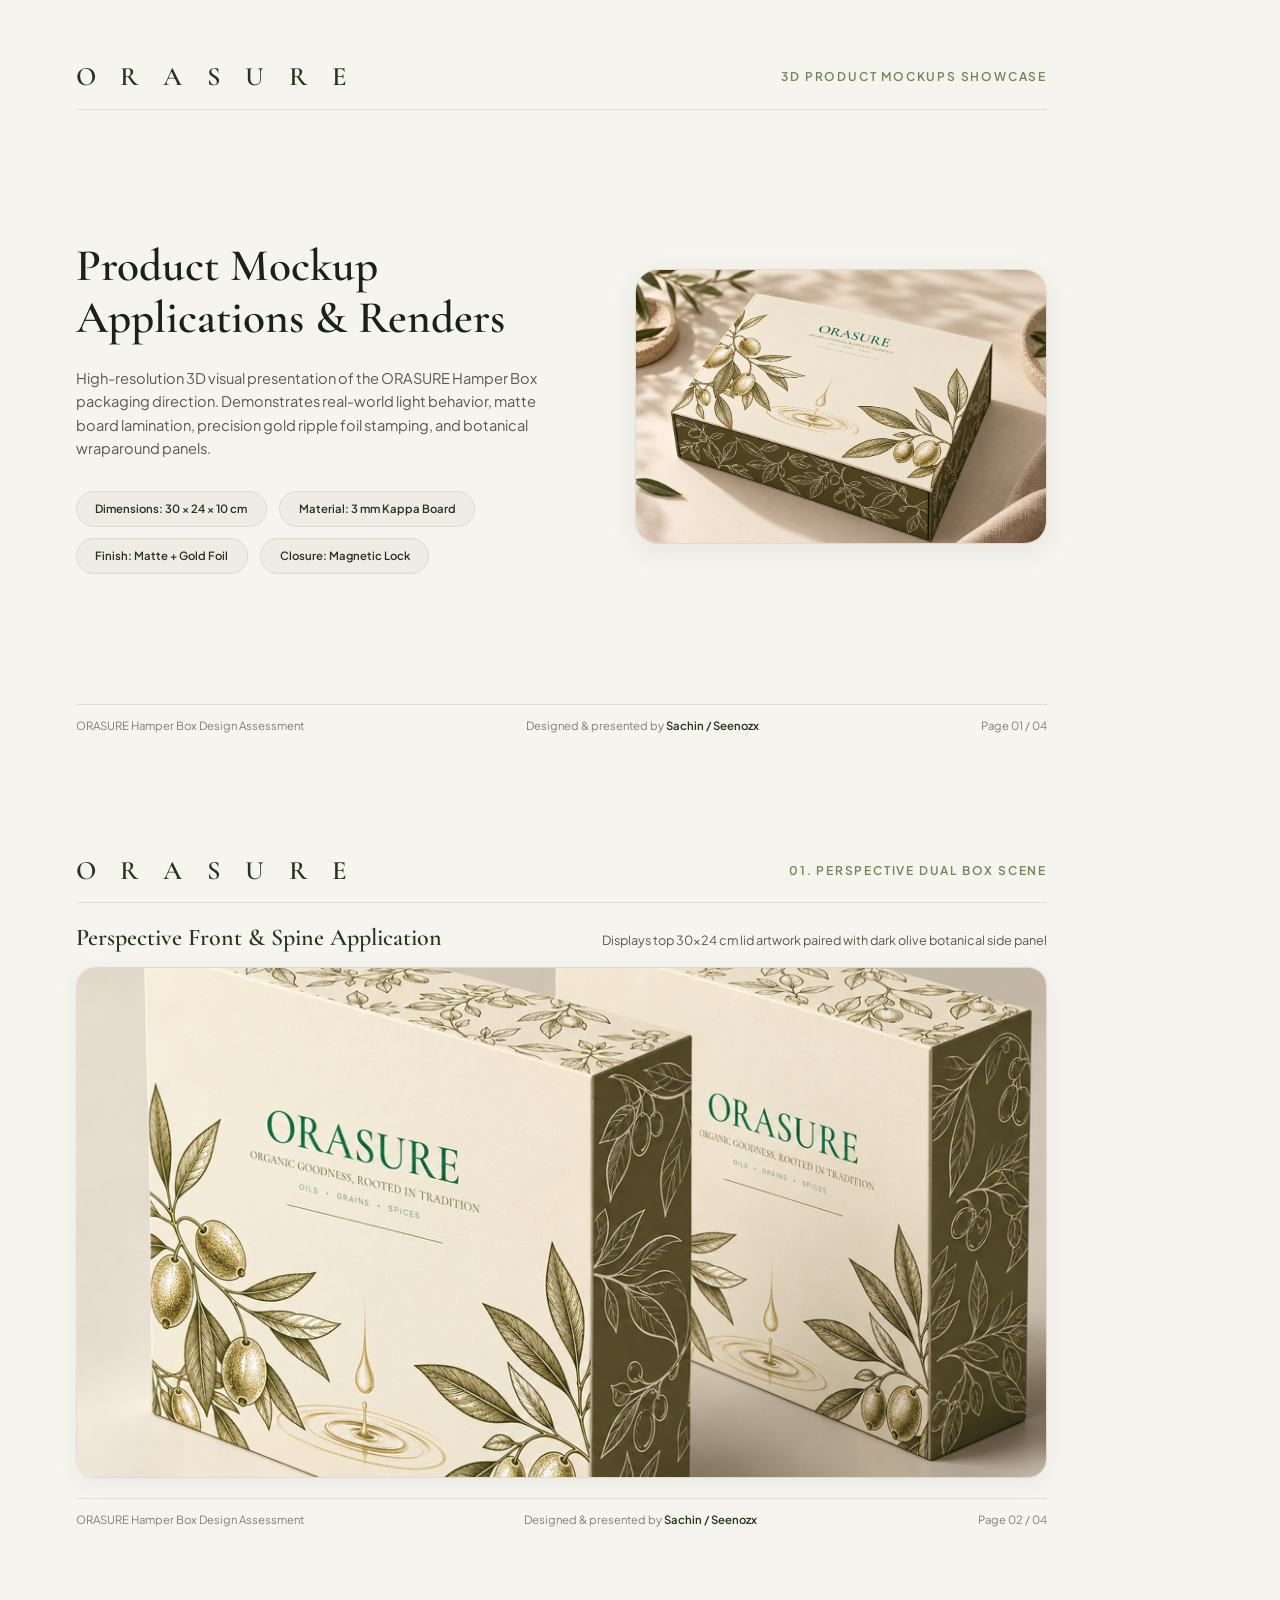
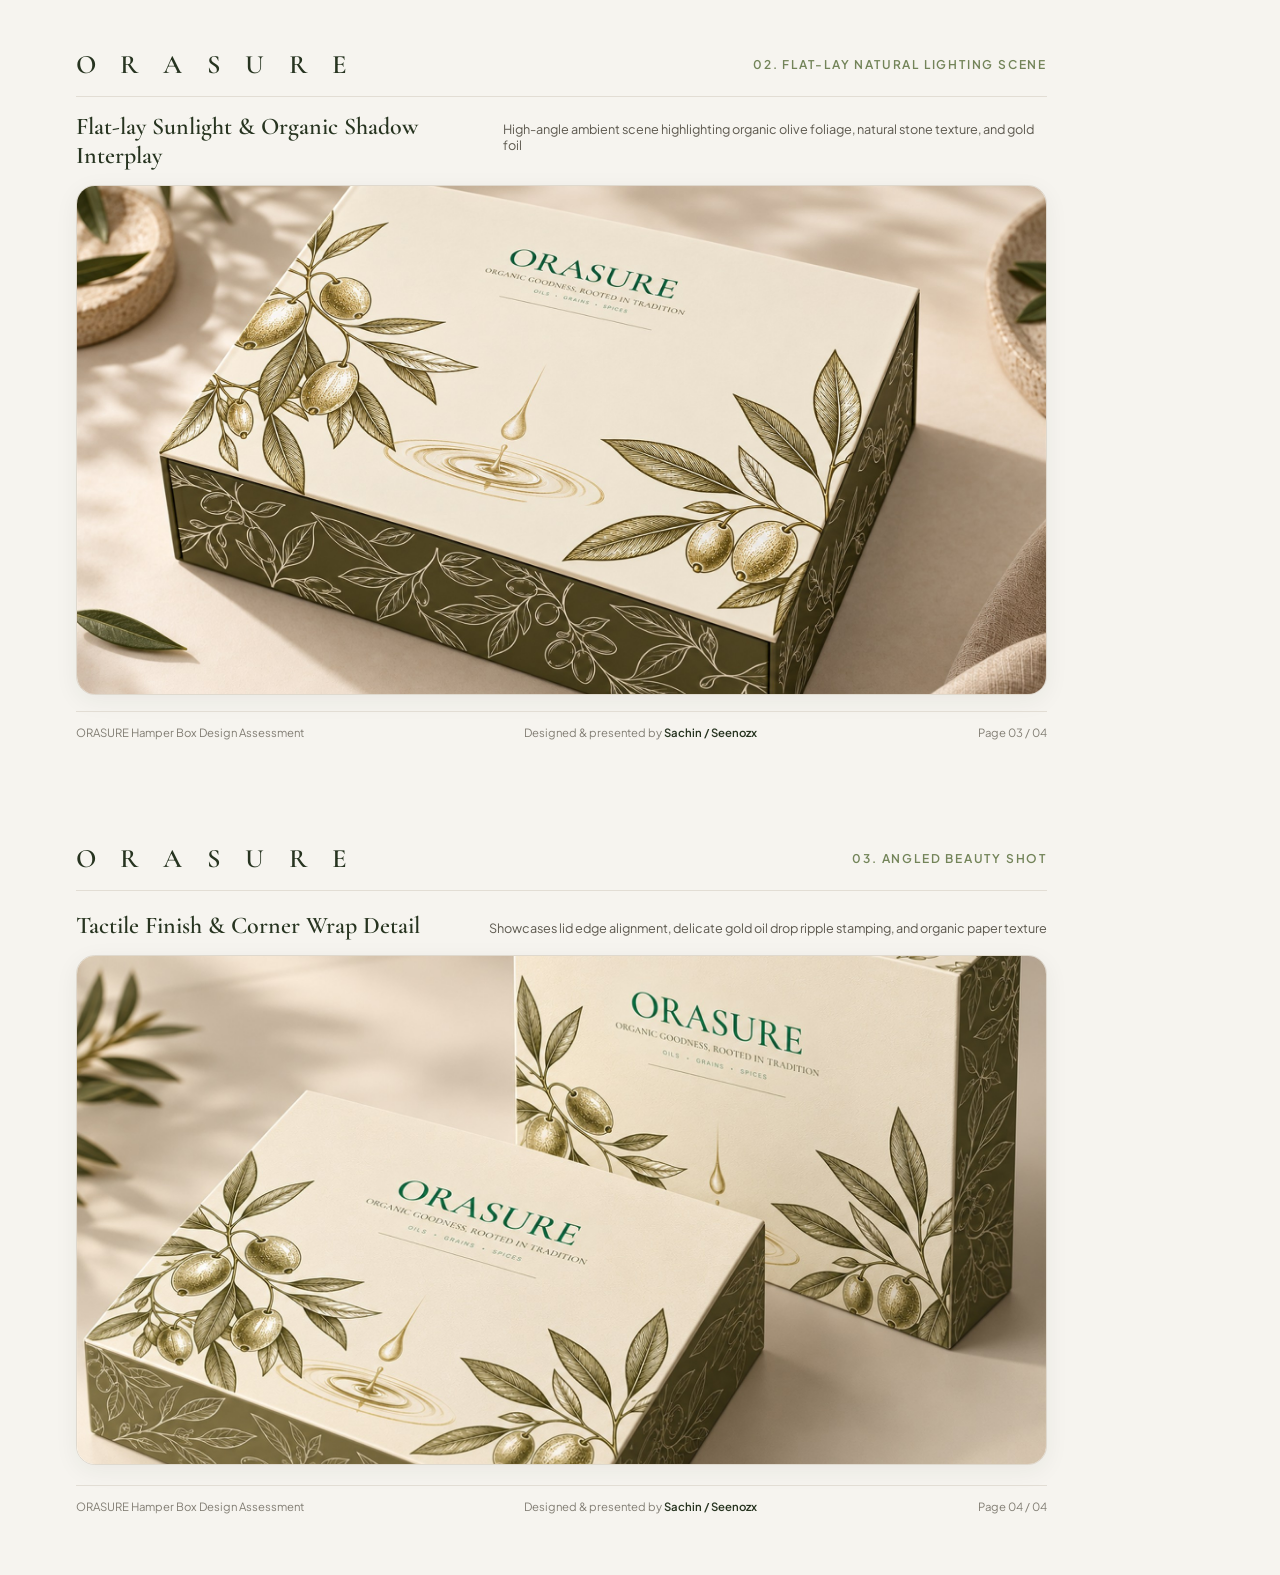
<file: mockups-pdf-source.html>
﻿<!DOCTYPE html>
<html lang="en">
<head>
  <meta charset="UTF-8">
  <title>ORASURE — Product Mockups Presentation</title>
  <link rel="preconnect" href="https://fonts.googleapis.com">
  <link rel="preconnect" href="https://fonts.gstatic.com" crossorigin>
  <link href="https://fonts.googleapis.com/css2?family=Cormorant+Garamond:ital,wght@0,500;0,600;0,700;1,400&family=Plus+Jakarta+Sans:wght@400;500;600;700&display=swap" rel="stylesheet">
  <style>
    @page {
      size: A4 landscape;
      margin: 0;
    }
    * {
      box-sizing: border-box;
      margin: 0;
      padding: 0;
    }
    body {
      font-family: 'Plus Jakarta Sans', sans-serif;
      background-color: #F6F4EF;
      color: #1D251A;
      -webkit-print-color-adjust: exact;
      print-color-adjust: exact;
    }
    .pdf-page {
      width: 297mm;
      height: 210mm;
      page-break-after: always;
      position: relative;
      background-color: #F6F4EF;
      padding: 16mm 20mm;
      display: flex;
      flex-direction: column;
      justify-content: space-between;
      overflow: hidden;
    }
    .pdf-header {
      display: flex;
      justify-content: space-between;
      align-items: center;
      border-bottom: 1px solid #E2DDD4;
      padding-bottom: 4mm;
    }
    .brand-title {
      font-family: 'Cormorant Garamond', Georgia, serif;
      font-size: 20pt;
      letter-spacing: 0.35em;
      font-weight: 600;
      color: #273420;
    }
    .doc-type {
      font-size: 9pt;
      font-weight: 600;
      letter-spacing: 0.15em;
      color: #738459;
      text-transform: uppercase;
    }
    .pdf-footer {
      display: flex;
      justify-content: space-between;
      align-items: center;
      border-top: 1px solid #E2DDD4;
      padding-top: 3.5mm;
      font-size: 8.5pt;
      color: #827E74;
    }
    .footer-designer {
      font-weight: 600;
      color: #273420;
    }
    /* Cover Page */
    .cover-content {
      display: grid;
      grid-template-columns: 1.1fr 0.9fr;
      align-items: center;
      gap: 15mm;
      flex: 1;
      padding: 8mm 0;
    }
    .cover-title {
      font-family: 'Cormorant Garamond', Georgia, serif;
      font-size: 34pt;
      font-weight: 600;
      line-height: 1.15;
      color: #192215;
      margin-bottom: 6mm;
    }
    .cover-desc {
      font-size: 11pt;
      line-height: 1.6;
      color: #5C584E;
      margin-bottom: 8mm;
    }
    .specs-pill-group {
      display: flex;
      flex-wrap: wrap;
      gap: 3mm;
    }
    .specs-pill {
      background: #EFECE5;
      border: 1px solid #DFD9CE;
      padding: 2.5mm 5mm;
      border-radius: 9999px;
      font-size: 8.5pt;
      font-weight: 600;
      color: #273420;
    }
    .cover-hero-img-wrap {
      background: #FFFFFF;
      border-radius: 6mm;
      overflow: hidden;
      border: 1px solid #DFD9CE;
      box-shadow: 0 8px 30px rgba(39, 52, 32, 0.08);
      max-height: 130mm;
      display: flex;
      align-items: center;
      justify-content: center;
    }
    .cover-hero-img {
      width: 100%;
      height: 100%;
      object-fit: cover;
    }
    /* Scene Pages */
    .scene-body {
      flex: 1;
      display: flex;
      flex-direction: column;
      justify-content: center;
      padding: 4mm 0;
      gap: 4mm;
    }
    .scene-meta-bar {
      display: flex;
      justify-content: space-between;
      align-items: baseline;
    }
    .scene-title {
      font-family: 'Cormorant Garamond', Georgia, serif;
      font-size: 18pt;
      font-weight: 600;
      color: #273420;
    }
    .scene-caption {
      font-size: 9.5pt;
      color: #5C584E;
    }
    .scene-img-frame {
      background: #FFFFFF;
      border: 1px solid #DFD9CE;
      border-radius: 5mm;
      overflow: hidden;
      box-shadow: 0 6px 25px rgba(39, 52, 32, 0.06);
      height: 135mm;
      display: flex;
      align-items: center;
      justify-content: center;
    }
    .scene-full-img {
      width: 100%;
      height: 100%;
      object-fit: cover;
    }
  </style>
</head>
<body>

  <!-- PAGE 1: COVER -->
  <div class="pdf-page">
    <div class="pdf-header">
      <div class="brand-title">O R A S U R E</div>
      <div class="doc-type">3D Product Mockups Showcase</div>
    </div>
    
    <div class="cover-content">
      <div>
        <h1 class="cover-title">Product Mockup<br>Applications & Renders</h1>
        <p class="cover-desc">
          High-resolution 3D visual presentation of the ORASURE Hamper Box packaging direction. Demonstrates real-world light behavior, matte board lamination, precision gold ripple foil stamping, and botanical wraparound panels.
        </p>
        <div class="specs-pill-group">
          <span class="specs-pill">Dimensions: 30 × 24 × 10 cm</span>
          <span class="specs-pill">Material: 3 mm Kappa Board</span>
          <span class="specs-pill">Finish: Matte + Gold Foil</span>
          <span class="specs-pill">Closure: Magnetic Lock</span>
        </div>
      </div>
      <div class="cover-hero-img-wrap">
        <img src="public/images/mockup-flatlay.jpg" alt="Hero Mockup" class="cover-hero-img">
      </div>
    </div>

    <div class="pdf-footer">
      <div>ORASURE Hamper Box Design Assessment</div>
      <div>Designed & presented by <span class="footer-designer">Sachin / Seenozx</span></div>
      <div>Page 01 / 04</div>
    </div>
  </div>

  <!-- PAGE 2: SCENE 01 -->
  <div class="pdf-page">
    <div class="pdf-header">
      <div class="brand-title">O R A S U R E</div>
      <div class="doc-type">01. Perspective Dual Box Scene</div>
    </div>

    <div class="scene-body">
      <div class="scene-meta-bar">
        <h2 class="scene-title">Perspective Front & Spine Application</h2>
        <span class="scene-caption">Displays top 30×24 cm lid artwork paired with dark olive botanical side panel</span>
      </div>
      <div class="scene-img-frame">
        <img src="public/images/mockup-perspective.jpg" alt="Scene 01 Perspective" class="scene-full-img">
      </div>
    </div>

    <div class="pdf-footer">
      <div>ORASURE Hamper Box Design Assessment</div>
      <div>Designed & presented by <span class="footer-designer">Sachin / Seenozx</span></div>
      <div>Page 02 / 04</div>
    </div>
  </div>

  <!-- PAGE 3: SCENE 02 -->
  <div class="pdf-page">
    <div class="pdf-header">
      <div class="brand-title">O R A S U R E</div>
      <div class="doc-type">02. Flat-lay Natural Lighting Scene</div>
    </div>

    <div class="scene-body">
      <div class="scene-meta-bar">
        <h2 class="scene-title">Flat-lay Sunlight & Organic Shadow Interplay</h2>
        <span class="scene-caption">High-angle ambient scene highlighting organic olive foliage, natural stone texture, and gold foil</span>
      </div>
      <div class="scene-img-frame">
        <img src="public/images/mockup-flatlay.jpg" alt="Scene 02 Flatlay" class="scene-full-img">
      </div>
    </div>

    <div class="pdf-footer">
      <div>ORASURE Hamper Box Design Assessment</div>
      <div>Designed & presented by <span class="footer-designer">Sachin / Seenozx</span></div>
      <div>Page 03 / 04</div>
    </div>
  </div>

  <!-- PAGE 4: SCENE 03 -->
  <div class="pdf-page">
    <div class="pdf-header">
      <div class="brand-title">O R A S U R E</div>
      <div class="doc-type">03. Angled Beauty Shot</div>
    </div>

    <div class="scene-body">
      <div class="scene-meta-bar">
        <h2 class="scene-title">Tactile Finish & Corner Wrap Detail</h2>
        <span class="scene-caption">Showcases lid edge alignment, delicate gold oil drop ripple stamping, and organic paper texture</span>
      </div>
      <div class="scene-img-frame">
        <img src="public/images/mockup-angled.jpg" alt="Scene 03 Angled" class="scene-full-img">
      </div>
    </div>

    <div class="pdf-footer">
      <div>ORASURE Hamper Box Design Assessment</div>
      <div>Designed & presented by <span class="footer-designer">Sachin / Seenozx</span></div>
      <div>Page 04 / 04</div>
    </div>
  </div>

</body>
</html>
</file>
